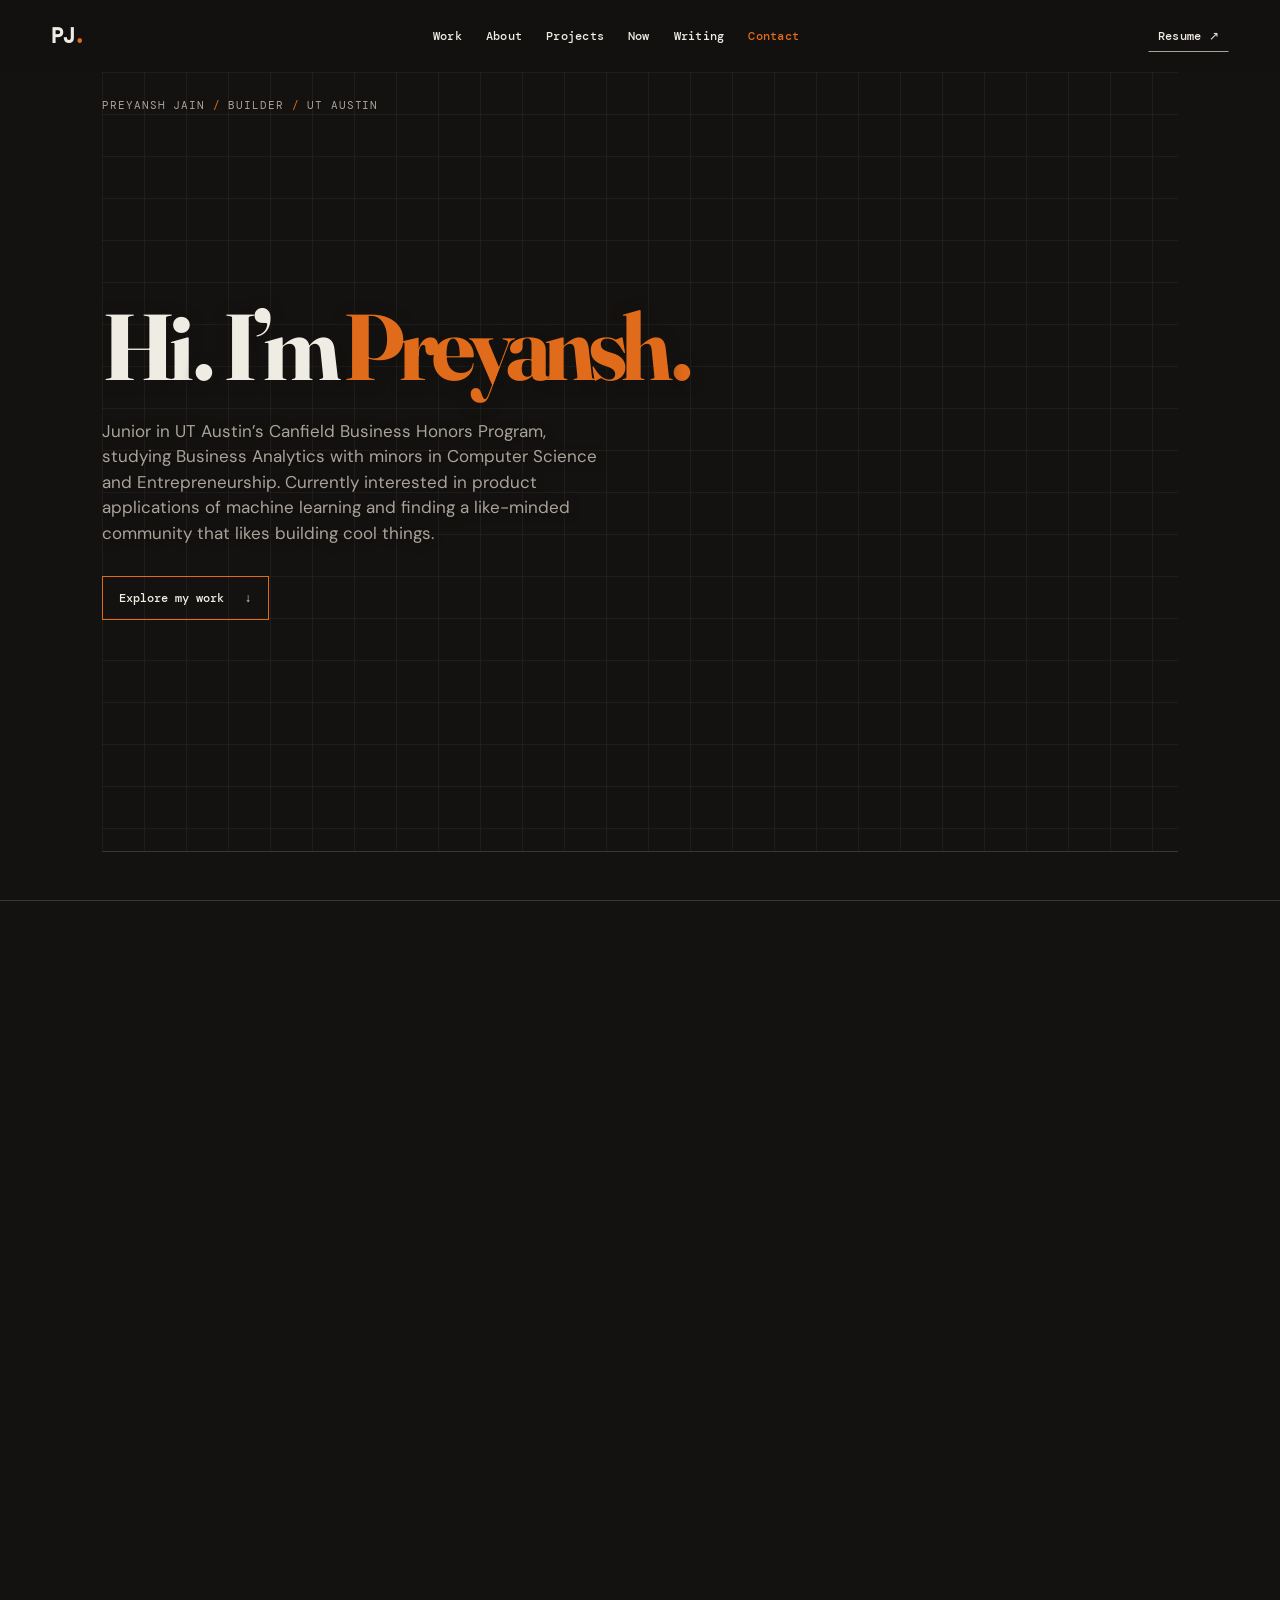
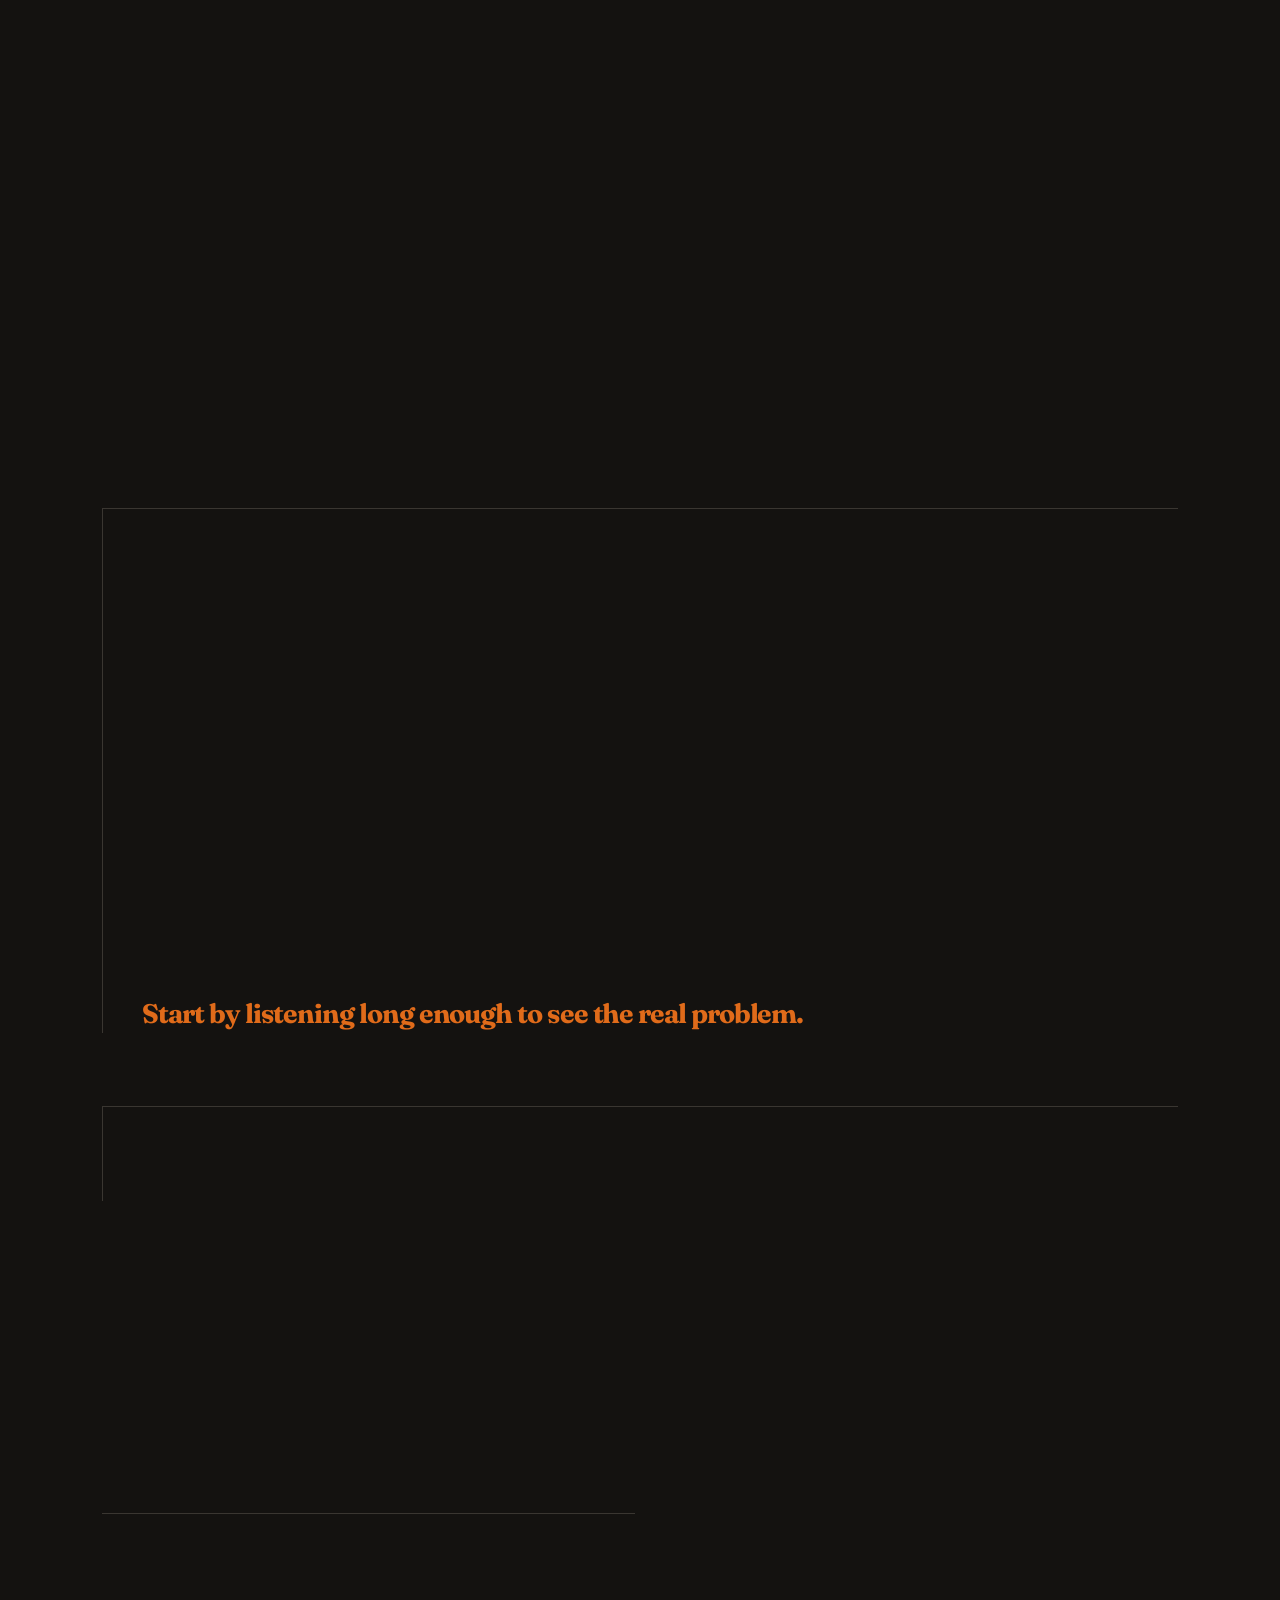
<file: index.html>
<!doctype html>
<html lang="en">
  <head>
    <meta charset="UTF-8" />
    <meta name="viewport" content="width=device-width, initial-scale=1.0" />
    <meta name="description" content="Preyansh Jain — product, code, and a bias for shipping." />
    <title>Preyansh Jain — Builder &amp; Operator</title>
    <link rel="preconnect" href="https://fonts.googleapis.com" />
    <link rel="preconnect" href="https://fonts.gstatic.com" crossorigin />
    <link href="https://fonts.googleapis.com/css2?family=DM+Mono:wght@400;500&family=DM+Sans:wght@400;500;700&family=Fraunces:opsz,wght@9..144,700&display=swap" rel="stylesheet" />
    <link rel="stylesheet" href="styles.css" />
  </head>
  <body>
    <div class="cursor-reticle" id="cursor-reticle" aria-hidden="true"></div>
    <header class="site-header">
      <a class="wordmark" href="#top" aria-label="Preyansh Jain, home">PJ<span>.</span></a>
      <button class="menu-toggle" aria-controls="site-nav" aria-expanded="false">Menu</button>
      <nav id="site-nav" aria-label="Primary navigation">
        <a href="#work">Work</a><a href="#about">About</a><a href="#projects">Projects</a><a href="#now">Now</a><a href="#writing">Writing</a><a href="#contact">Contact</a>
      </nav>
      <a class="resume-link" href="resume.pdf" target="_blank" rel="noreferrer">Resume <span>↗</span></a>
    </header>

    <main id="top">
      <section class="hero" aria-label="Introduction">
        <div class="signal-field" id="signal-field">
          <p class="hero-kicker reveal" style="--reveal-delay: 120ms">Preyansh Jain <span>/</span> Builder <span>/</span> UT Austin</p>
          <div class="hero-main"><h1 class="reveal" style="--reveal-delay: 220ms">Hi<span class="hero-period">.</span> I’m <em>Preyansh</em><span class="hero-period accent-period">.</span></h1><p class="reveal" style="--reveal-delay: 320ms">Junior in UT Austin’s Canfield Business Honors Program, studying Business Analytics with minors in Computer Science and Entrepreneurship. Currently interested in product applications of machine learning and finding a like-minded community that likes building cool things.</p><a class="button hero-cta reveal" href="#work" style="--reveal-delay: 420ms">Explore my work <span>↓</span></a></div>
          <div class="signal-readout reveal" style="--reveal-delay: 520ms"><span>Scroll to explore</span><i></i><span>01 / 06</span></div>
        </div>
      </section>

      <section class="section about" id="about">
        <div class="section-label reveal"><span>01</span> About</div>
        <div class="about-content reveal-stagger">
          <div class="about-copy reveal"><h2 class="about-slogan">I build <span class="slogan-word" id="slogan-word" tabindex="0" role="button" aria-label="Change the word in the slogan"><span class="slogan-track"><span>cool</span><span>innovative</span><span>ambitious</span><span>intuitive</span><span>useful</span><span>scalable</span><span aria-hidden="true">cool</span></span></span> things.</h2><div class="prose"><p>I’m good at building products that are accessible and customer-first. I excel when talking to customers, understanding their needs, and finding where I can help. My thought process is guided by first-principles thinking, allowing me to build close to the problem statement. My goal? Build at the frontier of AI and product.</p><p>When I’m not building, I’m usually trying out the latest AI agent, fawning over supercars, or playing some pickleball. I believe that curiosity is the fastest route to knowledge, so I’m always looking for opportunities to learn new skills or pick someone’s brain. Regardless of whether we share anything in common, I’d love to talk to you!</p></div></div><figure class="about-portrait reveal"><img src="assets/preyansh-san-francisco.jpg" alt="Preyansh Jain overlooking San Francisco’s waterfront" /></figure>
        </div>
      </section>

      <section class="section" id="work">
        <div class="section-label reveal"><span>02</span> Work</div>
        <div class="work-intro reveal"><h2>One thread,<br />many <em>rooms.</em></h2><p>I’ve built my own thing, interned at startups and IBM, and run communities on campus. Each experience gave me a more holistic perspective on the way I approach problems.</p></div>
        <p class="thread-group reveal">Professional experience</p>
        <div class="work-thread reveal-stagger" id="work-thread">
          <div class="thread-line" aria-hidden="true"><i></i></div>
          <a class="thread-entry reveal" href="experience.html?case=ibm" data-principle="Make the difficult feel dependable."><span class="thread-no">01</span><div><p>IBM <span>· May 2026 – August 2026</span></p><h3>User experience for agentic file management</h3></div><div class="thread-side"><span class="thread-visual system" aria-hidden="true"><i></i><i></i><i></i></span><span class="thread-role">Product Manager Intern <b>↗</b></span></div></a>
          <a class="thread-entry reveal" href="experience.html?case=mccombs-research" data-principle="Measure the model against the decision it is meant to support."><span class="thread-no">02</span><div><p>McCombs School of Business <span>· June 2025 – Present</span></p><h3>Transformers for retail personalization.</h3></div><div class="thread-side"><span class="thread-visual discovery" aria-hidden="true"><i></i><i></i><i></i></span><span class="thread-role">Undergraduate Research Assistant <b>↗</b></span></div></a>
          <a class="thread-entry reveal" href="experience.html?case=pocketworlds" data-principle="Automate the routine; protect the human part."><span class="thread-no">03</span><div><p>PocketWorlds (YC S18) <span>· April 2025 – August 2025</span></p><h3>Building process automations to 10x productivity</h3></div><div class="thread-side"><span class="thread-visual agent" aria-hidden="true"><i></i><i></i><i></i></span><span class="thread-role">Product Management Intern <b>↗</b></span></div></a>
          <a class="thread-entry reveal" href="experience.html?case=digimax" data-principle="The fastest way to learn business is to own one."><span class="thread-no">04</span><div><p>DigiMax <span>· January 2023 – January 2026</span></p><h3>Video production for small businesses</h3></div><div class="thread-side"><span class="thread-visual production" aria-hidden="true"><i></i><i></i><i></i></span><span class="thread-role">Co-Founder <b>↗</b></span></div></a>
          <a class="thread-entry reveal" href="experience.html?case=resia" data-principle="Start by listening long enough to see the real problem."><span class="thread-no">05</span><div><p>Resia <span>· August 2024 – May 2025</span></p><h3>Customer research for AI-powered interior design</h3></div><div class="thread-side"><span class="thread-visual discovery" aria-hidden="true"><i></i><i></i><i></i></span><span class="thread-role">Product Intern <b>↗</b></span></div></a>
          <p class="thread-principle" id="thread-principle">Make the difficult feel dependable.</p>
        </div>
        <p class="thread-group campus-group reveal">Campus activities</p>
        <div class="work-thread campus-thread reveal-stagger">
          <div class="thread-line" aria-hidden="true"><i></i></div>
          <a class="thread-entry reveal" href="experience.html?case=texas-momentum" data-principle="The right room can create its own momentum."><span class="thread-no">06</span><div><p>Texas Momentum <span>· January 2025 – May 2026</span></p><h3>Cultivating the next generation of student founders</h3></div><div class="thread-side"><span class="thread-visual community" aria-hidden="true"><i></i><i></i><i></i></span><span class="thread-role">President <b>↗</b></span></div></a>
        </div>
      </section>

      <section class="section projects" id="projects">
        <div class="section-label reveal"><span>03</span> Projects</div>
        <div class="project-layout">
          <div class="project-list reveal-stagger">
            <article class="project reveal active" data-preview="stock"><button><span class="project-index">01</span><span><strong>Sentry</strong><span class="project-status">In progress</span><p>Multi-agent system that researches and proposes stock-market indicators, then ranks the top five market picks daily.</p></span><span class="arrow">↗</span></button><div class="tags"><span>Predictive Models</span><span>Claude Agent SDK</span><span>Streamlit</span></div></article>
            <article class="project reveal" data-preview="cheetah"><button><span class="project-index">02</span><span><strong>Cheetah Drill</strong><p>Interactive 3D visualization of underground Austin that maps optimized subway-digging routes between any two points using real geographic data. Won first place at a 450+ person hackathon.</p></span></button><div class="tags"><span>Cursor</span><span>Geospatial data</span></div></article>
            <article class="project reveal" data-preview="guppi"><button><span class="project-index">03</span><span><strong>Guppi</strong><p>An event-discovery platform for the Austin area that won first place at a hackathon with 90+ participants.</p></span></button><div class="tags"><span>Lovable</span><span>React</span><span>Supabase</span></div></article>
          </div>
          <div class="project-preview reveal" aria-live="polite">
            <div class="preview-art stock active" data-preview-panel="stock"><div class="product-window"><div class="product-window-bar"><span class="window-dots" aria-hidden="true"><i></i><i></i><i></i></span><b>Sentry</b><small>In progress</small></div><figure class="sentry-shot"><img src="assets/sentry-preview.png" alt="Sentry multi-agent stock research interface" /></figure></div></div>
            <div class="preview-art cheetah" data-preview-panel="cheetah"><div class="product-window"><div class="product-window-bar"><span class="window-dots" aria-hidden="true"><i></i><i></i><i></i></span><b>Cheetah Drill</b><small>3D routing</small></div><figure class="cheetah-shot"><img src="assets/cheetah-preview.png" alt="Cheetah Drill’s tunnel-routing interface and 3D city model" /></figure></div></div>
            <div class="preview-art guppi" data-preview-panel="guppi"><div class="product-window"><div class="product-window-bar"><span class="window-dots" aria-hidden="true"><i></i><i></i><i></i></span><b>Guppi</b><small>Austin events</small></div><figure class="guppi-shot"><img src="assets/guppi-preview.png" alt="Guppi event-discovery platform interface" /></figure></div></div>
          </div>
        </div>
      </section>

      <section class="section now" id="now">
        <div class="section-label reveal"><span>04</span> Now</div>
        <div class="now-content"><h2 class="reveal">Areas I’m <em>exploring.</em></h2><div class="now-board"><div class="now-focus-list reveal-stagger"><article class="reveal"><span>01</span><div><small>Machine learning</small><p>Building a stronger intuition for models, data, and the systems that make them useful.</p></div></article><article class="reveal"><span>02</span><div><small>Agentic systems</small><p>Learning how AI agents become reliable, practical tools—not just impressive demos.</p></div></article><article class="reveal"><span>03</span><div><small>Product + community</small><p>Building alongside curious people who care about solving real problems well.</p></div></article></div></div><p class="updated reveal">Last updated · September 2026</p></div>
      </section>

      <section class="section" id="writing">
        <div class="section-label reveal"><span>05</span> Writing</div>
        <div class="writing-soon reveal"><div><p class="post-date">COMING SOON</p><h2>Writing is<br /><em>on the way.</em></h2></div></div>
      </section>
    </main>

    <footer class="section footer reveal-stagger" id="contact">
      <p class="eyebrow reveal">06 / Contact</p>
      <h2 class="reveal">Let’s make something<br /><em>great.</em></h2>
      <div class="contact-links reveal"><a href="mailto:preyansh.jain4@gmail.com">preyansh.jain4@gmail.com ↗</a><a href="https://www.linkedin.com/in/preyanshjain/" target="_blank" rel="noreferrer">LinkedIn ↗</a><a href="https://github.com/pjain646" target="_blank" rel="noreferrer">GitHub ↗</a><a href="resume.pdf" download>Download resume ↓</a></div>
      <p class="footer-note reveal">© <span id="year"></span> Preyansh Jain</p>
    </footer>
    <script src="script.js"></script>
  </body>
</html>
</file>
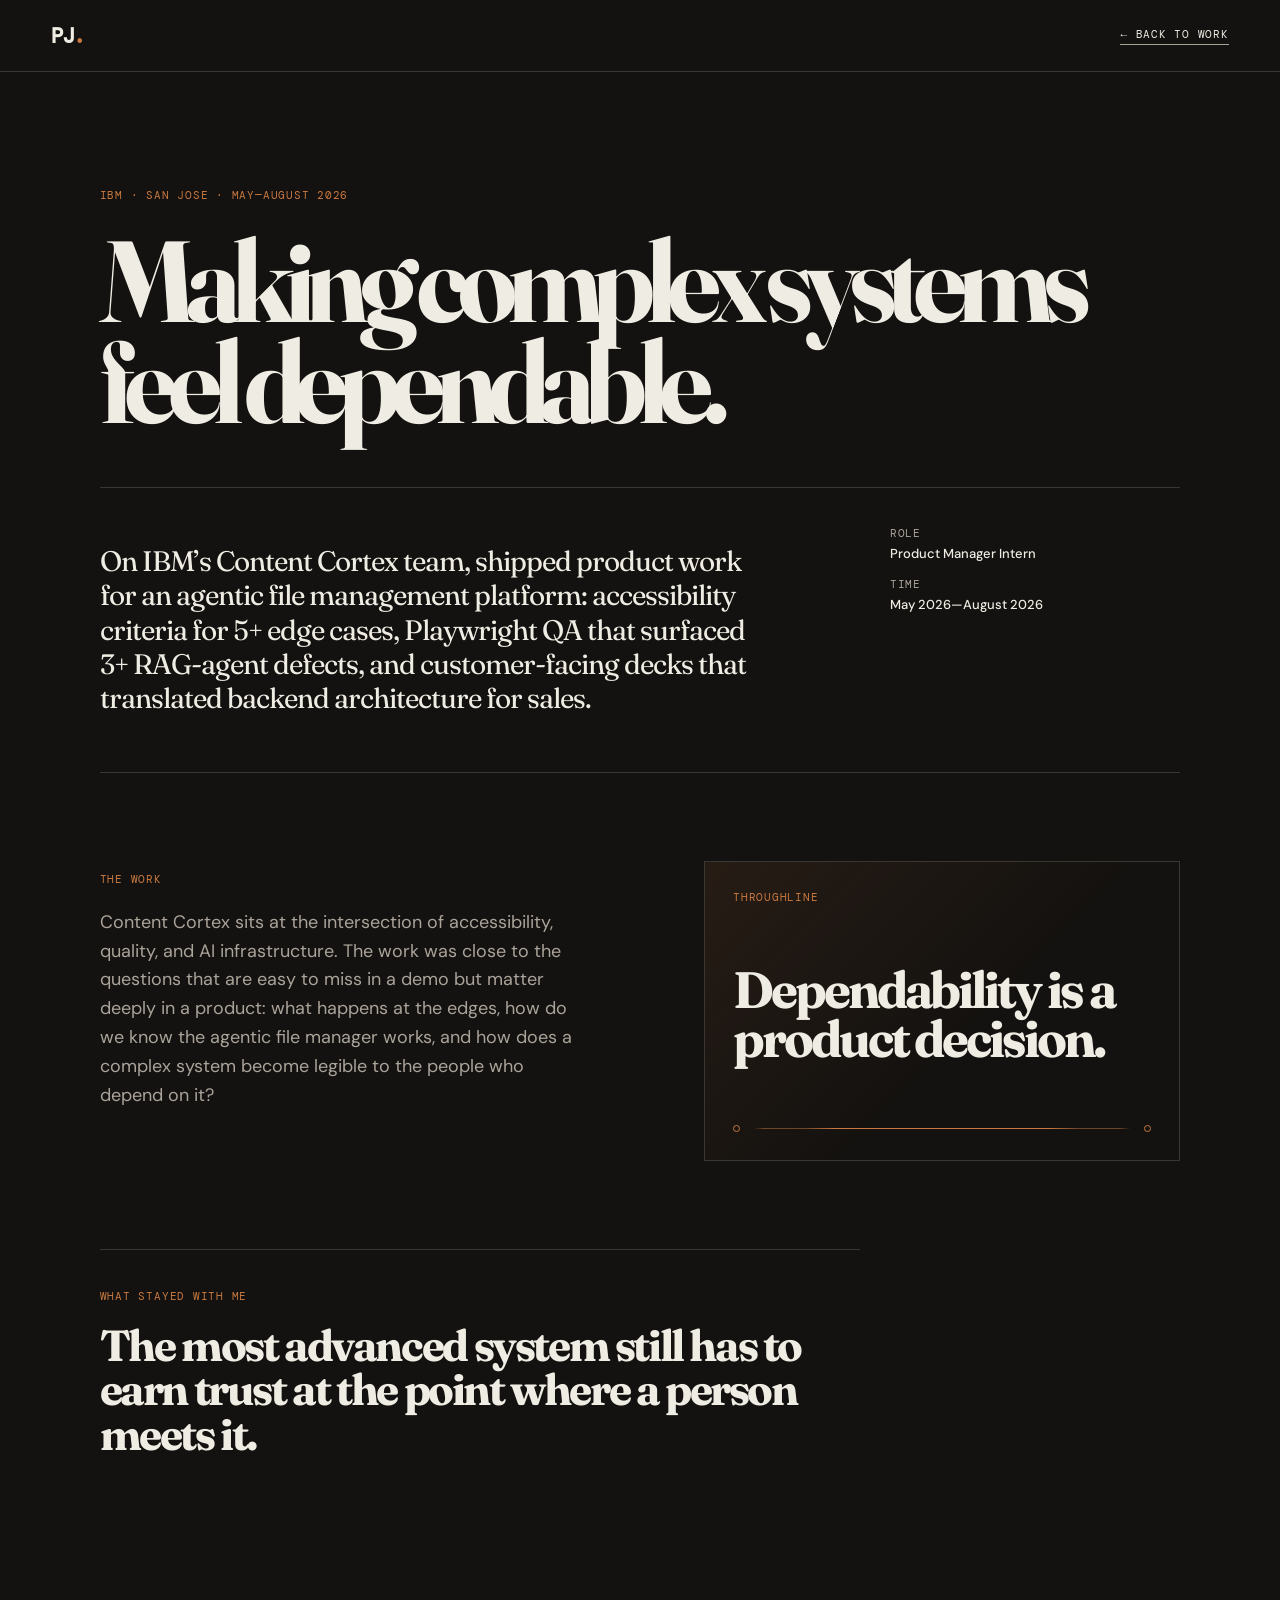
<file: experience.html>
<!doctype html>
<html lang="en">
  <head>
    <meta charset="UTF-8" />
    <meta name="viewport" content="width=device-width, initial-scale=1.0" />
    <meta name="description" content="Experience detail — Preyansh Jain" />
    <title>Experience — Preyansh Jain</title>
    <link rel="preconnect" href="https://fonts.googleapis.com" />
    <link rel="preconnect" href="https://fonts.gstatic.com" crossorigin />
    <link href="https://fonts.googleapis.com/css2?family=DM+Mono:wght@400;500&family=DM+Sans:wght@400;500;700&family=Fraunces:opsz,wght@9..144,700&display=swap" rel="stylesheet" />
    <link rel="stylesheet" href="case-study.css" />
  </head>
  <body>
    <header><a class="mark" href="index.html">PJ<span>.</span></a><a class="back" href="index.html#work">← Back to work</a></header>
    <main>
      <p class="eyebrow" id="eyebrow"></p>
      <h1 id="title"></h1>
      <div class="intro"><p id="summary"></p><aside><span>Role</span><strong id="role"></strong><span>Time</span><strong id="time"></strong></aside></div>
      <section class="case-grid"><div><p class="label">The work</p><p class="body-copy" id="work"></p></div><div class="case-visual"><span class="label">Throughline</span><strong id="principle"></strong><div class="case-line"><i></i><i></i><i></i></div></div></section>
      <section class="notes"><p class="label">What stayed with me</p><p id="lesson"></p></section>
    </main>
    <script src="case-study.js"></script>
  </body>
</html>
</file>
<file: styles.css>
:root{--bg:#141210;--ink:#efece3;--muted:#aaa39a;--line:#3a3631;--accent:#c9793f;--serif:Fraunces,Georgia,serif;--sans:"DM Sans",Arial,sans-serif;--mono:"DM Mono",monospace}*{box-sizing:border-box}html{scroll-behavior:smooth}body{margin:0;background:var(--bg);color:var(--ink);font:400 16px/1.5 var(--sans);cursor:crosshair}a{color:inherit;text-decoration:none}.site-header{height:72px;display:flex;align-items:center;justify-content:space-between;gap:20px;padding:0 max(4vw,28px);position:sticky;top:0;z-index:10;background:rgba(20,18,16,.94);border-bottom:1px solid transparent;transition:border-color .2s}.site-header.scrolled{border-color:var(--line)}.wordmark{font:700 21px var(--mono);letter-spacing:-2px}.wordmark span,em{color:var(--accent);font-style:normal}nav{display:flex;gap:4px}nav a,.resume-link,.menu-toggle{font:500 12px var(--mono);letter-spacing:.02em;padding:7px 9px;border:1px solid transparent;transition:color .15s,border-color .15s}nav a:hover{border-color:var(--muted)}nav a.active{color:var(--accent)}.resume-link{border-bottom-color:var(--muted)}.menu-toggle{display:none;background:none;color:var(--ink)}.section{padding:130px max(8vw,40px);max-width:1500px;margin:auto}.hero{height:calc(100vh - 72px);min-height:650px;max-width:1500px;margin:auto;display:flex;flex-direction:column;justify-content:space-between;padding:0 max(8vw,40px) 48px}.signal-field{--x:50%;--y:50%;--signal:0;position:relative;flex:1;min-height:440px;overflow:hidden;display:flex;align-items:center;background-image:linear-gradient(var(--line) 1px,transparent 1px),linear-gradient(90deg,var(--line) 1px,transparent 1px),radial-gradient(circle 260px at var(--x) var(--y),rgba(201,121,63,.15),transparent 67%);background-size:42px 42px,42px 42px,auto;border-bottom:1px solid var(--line);isolation:isolate}.signal-field:after{content:"";position:absolute;inset:0;background:radial-gradient(circle 185px at var(--x) var(--y),transparent 0 70%,rgba(20,18,16,.91) 100%);pointer-events:none;z-index:-1}.hero-kicker,.signal-readout,.signal-status,.eyebrow,.section-label,.post-date,.updated{font:11px var(--mono);letter-spacing:.08em;text-transform:uppercase;color:var(--muted)}.hero-kicker{position:absolute;top:26px;left:0}.hero-kicker span,.section-label span{color:var(--accent)}.hero-words{font:700 clamp(62px,10.2vw,155px)/.82 var(--serif);letter-spacing:-.085em;position:relative;z-index:1}.hero-words span{display:block;transform:translateX(var(--shift,0));transition:transform .25s ease}.signal-word{color:transparent!important;-webkit-text-stroke:1px var(--accent);padding-left:.43em}.signal-readout{display:flex;align-items:center;gap:11px;position:absolute;bottom:25px;right:0}.signal-readout i{display:block;width:80px;height:1px;background:var(--accent);transform-origin:left;transform:scaleX(var(--signal));transition:transform .1s}.signal-status{position:absolute;top:26px;right:0}.status-dot{display:inline-block;width:6px;height:6px;background:var(--accent);border-radius:50%;margin:-2px 8px 0 0;box-shadow:0 0 0 0 rgba(201,121,63,.6);animation:pulse 1.8s infinite}.hero-bottom{display:flex;align-items:end;justify-content:space-between;gap:30px;padding-top:24px}.hero-bottom p{max-width:470px;color:var(--muted);font-size:15px}.button{display:inline-flex;gap:20px;border:1px solid var(--ink);padding:13px 16px;font:500 12px var(--mono);transition:.2s;cursor:pointer}.button:hover{color:var(--accent);border-color:var(--accent)}h1,h2,h3,p{margin:0}h2{font:700 clamp(36px,4vw,62px)/1 var(--serif);letter-spacing:-.055em}.section-label{display:flex;gap:18px;margin-bottom:38px}.about{border-top:1px solid var(--line)}.about-content,.now{display:grid;grid-template-columns:1fr 1fr;gap:10vw}.prose{max-width:520px;color:var(--muted)}.prose p+p{margin-top:18px}.work-list,.project-list{border-top:1px solid var(--line)}.work-item,.project{border-bottom:1px solid var(--line)}.work-item summary{cursor:pointer;list-style:none;display:grid;grid-template-columns:1.1fr 1.25fr .65fr 18px;gap:20px;align-items:center;padding:26px 0}.work-item summary::-webkit-details-marker{display:none}.work-company{font-weight:700}.work-company small{font:10px var(--mono);color:var(--accent)}.work-meta{font:12px var(--mono);color:var(--muted)}.plus{font-size:21px;transition:transform .2s}.work-item[open] .plus{transform:rotate(45deg);color:var(--accent)}.work-item>p{max-width:620px;color:var(--muted);padding:0 38px 25px}.project-layout{display:grid;grid-template-columns:1.08fr .92fr;gap:7vw;align-items:center}.project{padding:25px 0 20px;opacity:.5;transition:opacity .2s}.project.active,.project:hover{opacity:1}.project button{display:grid;grid-template-columns:36px 1fr 20px;gap:12px;width:100%;background:none;border:0;color:inherit;padding:0;text-align:left;cursor:pointer}.project-index,.tags span{font:11px var(--mono);color:var(--accent)}.project strong{font-size:21px}.project p{color:var(--muted);margin-top:5px}.arrow{font-size:18px;transition:transform .2s}.project:hover .arrow,.project:focus-within .arrow{transform:translate(4px,-4px);color:var(--accent)}.tags{display:flex;gap:7px;flex-wrap:wrap;margin:15px 0 0 48px}.tags span{border:1px solid var(--line);padding:4px 6px;color:var(--muted)}.project-preview{position:relative;min-height:330px}.preview-art{position:absolute;inset:0;padding:28px;background:#211e1a;border:1px solid var(--line);opacity:0;transform:translateY(5px);transition:.2s;display:flex;flex-direction:column;justify-content:flex-end}.preview-art.active{opacity:1;transform:none}.preview-art strong{font:700 30px var(--serif);letter-spacing:-.04em;margin-top:18px}.preview-art p{color:var(--muted);font-size:13px}.preview-kicker{font:11px var(--mono);color:var(--accent);position:absolute;top:24px}.stock-chart{height:145px;display:flex;gap:9px;align-items:end;margin:auto 0 16px}.stock-chart i{width:12%;background:var(--accent)}.stock-chart i:nth-child(1){height:25%}.stock-chart i:nth-child(2){height:49%}.stock-chart i:nth-child(3){height:37%}.stock-chart i:nth-child(4){height:70%}.stock-chart i:nth-child(5){height:58%}.stock-chart i:nth-child(6){height:100%}.face-grid{display:grid;grid-template-columns:repeat(3,1fr);gap:9px;margin:auto 0 14px}.face-grid i{aspect-ratio:1;background:radial-gradient(circle at 50% 36%,#c58a61 0 17%,transparent 18%),linear-gradient(150deg,#6b4534,#2e2d29)}.now .section-label{margin:0}.now-content ul{list-style:none;margin:34px 0 0;padding:0;border-top:1px solid var(--line)}.now-content li{padding:17px 0 17px 22px;border-bottom:1px solid var(--line);position:relative;color:var(--muted)}.now-content li:before{content:"/";position:absolute;left:0;color:var(--accent)}.updated{margin-top:20px}.writing-heading{display:flex;justify-content:space-between;align-items:end;margin-bottom:45px}.writing-heading>a,.contact-links a{font:12px var(--mono);border-bottom:1px solid var(--muted);padding-bottom:3px}.writing-heading>a:hover,.contact-links a:hover{color:var(--accent)}.writing-grid{display:grid;grid-template-columns:repeat(3,1fr);border-top:1px solid var(--line)}.writing-card{min-height:280px;padding:24px 26px 24px 0;margin-right:26px;display:flex;flex-direction:column;border-bottom:1px solid var(--line)}.writing-card:not(:last-child){border-right:1px solid var(--line)}.writing-card+.writing-card{padding-left:26px}.writing-card h3{font:700 26px/1.08 var(--serif);letter-spacing:-.04em;margin:20px 0 13px}.writing-card>p:not(.post-date){color:var(--muted);font-size:14px}.writing-card span{font:11px var(--mono);margin-top:auto;color:var(--accent)}.footer{border-top:1px solid var(--line);padding-top:85px}.footer h2{font-size:clamp(48px,7vw,102px);margin:23px 0 45px}.contact-links{display:flex;gap:30px;flex-wrap:wrap}.footer-note{font:11px var(--mono);color:var(--muted);margin-top:105px}.reveal{opacity:0;transform:translateY(14px);transition:.55s ease}.reveal.visible{opacity:1;transform:none}@keyframes pulse{50%{box-shadow:0 0 0 5px rgba(201,121,63,0)}}@media(max-width:720px){body{cursor:auto}.site-header{height:60px;padding:0 20px}.resume-link{display:none}.menu-toggle{display:block}nav{display:none;position:absolute;left:0;right:0;top:59px;flex-direction:column;background:var(--bg);padding:12px 20px 20px;border-bottom:1px solid var(--line)}nav.open{display:flex}nav a{padding:10px 0}.section{padding:82px 24px}.hero{height:calc(100svh - 60px);min-height:560px;padding:0 24px 28px}.signal-field{min-height:370px;background-size:28px 28px,28px 28px,auto}.hero-kicker,.signal-status{top:18px}.hero-words{font-size:clamp(57px,16.5vw,90px)}.signal-readout{bottom:18px}.hero-bottom{display:block;padding-top:18px}.hero-bottom p{font-size:14px;margin-bottom:20px}.about-content,.project-layout,.now{grid-template-columns:1fr;gap:36px}.work-item summary{grid-template-columns:1fr 20px;gap:8px}.work-role{grid-column:1;color:var(--muted);font-size:14px}.work-meta{grid-column:1;grid-row:3}.plus{grid-column:2;grid-row:1}.work-item>p{padding:0 0 22px}.project-preview{display:none}.project{opacity:1}.writing-heading{display:block}.writing-heading>a{display:inline-block;margin-top:25px}.writing-grid{grid-template-columns:1fr}.writing-card,.writing-card:not(:last-child),.writing-card+.writing-card{min-height:0;margin:0;padding:25px 0;border-right:0}.footer{padding-top:65px}}

/* Work section: outcome-first cards. */
.work-heading{display:flex;justify-content:space-between;align-items:end;gap:50px;margin:-5px 0 55px}.work-heading p{max-width:380px;color:var(--muted);font-size:15px}.work-item{position:relative;overflow:hidden;transition:background .25s,border-color .25s}.work-item:before{content:"";position:absolute;inset:0;background:linear-gradient(90deg,rgba(201,121,63,.12),transparent 58%);opacity:0;transition:opacity .25s}.work-item:hover:before,.work-item[open]:before{opacity:1}.work-item summary{position:relative;grid-template-columns:40px 1.15fr 1.1fr .72fr 20px;padding:30px 0;transition:padding .25s}.work-item:hover summary{padding-left:13px;padding-right:13px}.work-no{font:11px var(--mono);color:var(--accent)}.work-company{font-size:19px;line-height:1.1}.work-company small{display:block;margin-top:9px;color:var(--muted);font:10px var(--mono);letter-spacing:.04em}.work-role{font-size:16px}.work-metric{display:flex;flex-direction:column;align-items:flex-start}.work-metric b{font:700 clamp(29px,3.1vw,47px)/.86 var(--serif);letter-spacing:-.06em;color:var(--accent)}.work-metric small{font:10px var(--mono);color:var(--muted);text-transform:uppercase;letter-spacing:.04em;margin-top:7px}.work-item>p{position:relative;margin-left:40px;max-width:760px;padding:0 0 30px;font-size:17px;line-height:1.5}.work-item .plus{font-family:var(--mono)}@media(max-width:720px){.work-heading{display:block;margin-bottom:35px}.work-heading p{margin-top:20px}.work-item summary{grid-template-columns:28px 1fr 20px;gap:12px;padding:24px 0}.work-company{font-size:17px}.work-role{grid-column:2;grid-row:2;font-size:14px;color:var(--muted)}.work-metric{grid-column:2;grid-row:3;flex-direction:row;align-items:baseline;gap:8px;margin-top:4px}.work-metric b{font-size:30px}.work-metric small{margin:0}.work-item .plus{grid-column:3;grid-row:1}.work-item>p{margin-left:40px;padding-right:10px;font-size:16px}.work-item:hover summary{padding-left:0;padding-right:0}}

/* Editorial work stories replace résumé-style rows. */
.work-intro{display:grid;grid-template-columns:1.05fr .95fr;gap:9vw;align-items:end;margin-bottom:80px}.work-intro h2{font-size:clamp(45px,5.4vw,82px)}.work-intro>p{max-width:430px;color:var(--muted);font-size:17px}.work-stories{border-top:1px solid var(--line)}.work-story{min-height:350px;display:grid;grid-template-columns:110px minmax(0,1fr) 190px;gap:30px;padding:38px 0 42px;border-bottom:1px solid var(--line);position:relative;overflow:hidden;isolation:isolate;transition:padding .35s}.work-story:before{content:"";position:absolute;inset:0;background:linear-gradient(112deg,rgba(201,121,63,.17),transparent 58%);transform:scaleX(0);transform-origin:left;transition:transform .45s cubic-bezier(.2,.8,.2,1);z-index:-1}.work-story:after{content:"↗";position:absolute;right:28px;top:22px;color:var(--accent);font:26px var(--serif);opacity:0;transform:translate(-9px,9px);transition:.28s}.work-story:hover{padding-left:20px;padding-right:20px}.work-story:hover:before{transform:scaleX(1)}.work-story:hover:after{opacity:1;transform:none}.story-number,.story-place,.story-role{font:11px var(--mono);letter-spacing:.06em;text-transform:uppercase;color:var(--muted)}.story-number{color:var(--accent);padding-top:9px}.story-place{margin-bottom:23px}.story-main h3{font:700 clamp(32px,4vw,59px)/.98 var(--serif);letter-spacing:-.06em;max-width:760px}.story-copy{color:var(--muted);max-width:540px;margin-top:26px;font-size:16px;line-height:1.55;transition:color .2s}.work-story:hover .story-copy{color:var(--ink)}.story-role{padding-top:9px;line-height:1.6}.story-role span{color:var(--accent)}@media(max-width:720px){.work-intro{grid-template-columns:1fr;gap:23px;margin-bottom:52px}.work-intro>p{font-size:16px}.work-story{min-height:0;grid-template-columns:1fr;gap:18px;padding:27px 0 31px}.work-story:hover{padding-left:0;padding-right:0}.story-number{padding:0}.story-place{margin-bottom:16px}.story-main h3{font-size:37px}.story-copy{margin-top:20px}.story-role{padding:0;order:3}.work-story:after{display:none}}

/* Meaningful hero: an interactive map of the work, not a decorative spotlight. */
.hero-main{position:relative;z-index:1;max-width:760px;margin-left:9vw}.hero-main h1{font:700 clamp(50px,6.3vw,96px)/.94 var(--serif);letter-spacing:-.07em}.hero-main>p{max-width:440px;color:var(--muted);font-size:16px;margin-top:24px}.focus-map{position:absolute;left:0;bottom:74px;display:flex;flex-direction:column;gap:4px;z-index:2}.focus-card{appearance:none;background:transparent;border:0;border-left:1px solid var(--line);color:var(--muted);cursor:pointer;font:500 12px var(--mono);letter-spacing:.04em;padding:10px 12px;text-align:left;text-transform:uppercase;transition:color .2s,border-color .2s,transform .2s}.focus-card span{color:var(--accent);display:inline-block;margin-right:8px}.focus-card:hover,.focus-card:focus-visible,.focus-card.active{color:var(--ink);border-color:var(--accent);outline:none;transform:translateX(8px)}.focus-detail{position:absolute;right:0;bottom:72px;width:min(29vw,365px);z-index:2;border-top:1px solid var(--line);padding-top:13px}.focus-detail>p:first-child{font:11px var(--mono);letter-spacing:.07em;text-transform:uppercase;color:var(--accent);margin-bottom:14px}.focus-detail h2{font:700 26px/1.02 var(--serif);letter-spacing:-.045em}.focus-detail #focus-copy{color:var(--muted);font-size:14px;line-height:1.5;margin-top:12px}.signal-readout{bottom:25px;right:0}.signal-field:after{background:radial-gradient(circle 210px at var(--x) var(--y),transparent 0 65%,rgba(20,18,16,.82) 100%)}@media(max-width:720px){.hero-main{margin-left:0;margin-top:75px}.hero-main h1{font-size:clamp(47px,14vw,73px)}.hero-main>p{font-size:14px;margin-top:19px}.focus-map{position:relative;bottom:auto;left:auto;margin-top:34px;gap:0}.focus-card{padding:9px 0}.focus-detail{position:relative;right:auto;bottom:auto;width:auto;margin-top:22px;padding-top:12px}.focus-detail h2{font-size:23px}.focus-detail #focus-copy{font-size:13px}.signal-readout{display:none}.signal-status{top:18px}}

/* Clear hero: all important content is visible before any interaction. */
.hero-main{margin-left:0;max-width:820px}.hero-overline{font:11px var(--mono)!important;letter-spacing:.08em;text-transform:uppercase;color:var(--accent)!important;margin:0 0 22px!important}.hero-main h1{font-size:clamp(55px,7.3vw,112px);max-width:840px}.hero-main>p:not(.hero-overline){max-width:500px;font-size:17px;margin-top:28px}.hero-cta{margin-top:30px}.hero-context{position:absolute;right:0;bottom:84px;width:min(29vw,370px);border-top:1px solid var(--line);z-index:2}.hero-context>div{display:flex;justify-content:space-between;gap:16px;padding:12px 0;border-bottom:1px solid var(--line);font:11px var(--mono);letter-spacing:.04em;text-transform:uppercase}.hero-context span{color:var(--muted)}.hero-context strong{font-weight:500;color:var(--ink);text-align:right}.signal-readout i{transform:scaleX(1)}@media(max-width:720px){.hero-main{margin:0;padding-top:71px}.hero-main h1{font-size:clamp(52px,15vw,78px)}.hero-main>p:not(.hero-overline){font-size:15px;margin-top:20px}.hero-cta{margin-top:24px}.hero-context{position:relative;right:auto;bottom:auto;width:auto;margin-top:31px}.hero-context>div{padding:8px 0;font-size:10px}.signal-status{top:18px}}

/* Compact work thread: the animation shows the connecting principle, not the UI. */
.hero-pulls>p{font:11px var(--mono);letter-spacing:.07em;text-transform:uppercase;color:var(--accent);margin:12px 0}.hero-pulls>div{opacity:.6;transform:translateX(0);transition:opacity .3s,transform .3s}.hero-pulls>div:hover{opacity:1;transform:translateX(-5px)}.work-intro{margin-bottom:48px}.work-thread{position:relative;border-top:1px solid var(--line);padding-left:40px}.thread-line{position:absolute;left:0;top:0;bottom:0;width:1px;background:var(--line)}.thread-line i{display:block;width:100%;height:var(--thread-progress,0%);background:var(--accent);transition:height .18s linear}.thread-entry{display:grid;grid-template-columns:60px minmax(0,1fr) 185px;gap:20px;align-items:center;min-height:94px;border-bottom:1px solid var(--line);position:relative;cursor:default;transition:padding .25s,background .25s}.thread-entry:before{content:"";position:absolute;left:-44px;width:9px;height:9px;border:1px solid var(--muted);border-radius:50%;background:var(--bg);transition:.25s}.thread-entry.active:before{background:var(--accent);border-color:var(--accent);box-shadow:0 0 0 6px rgba(201,121,63,.12)}.thread-entry.active{padding-left:14px;background:linear-gradient(90deg,rgba(201,121,63,.09),transparent 50%)}.thread-no,.thread-role{font:11px var(--mono);letter-spacing:.05em;text-transform:uppercase;color:var(--muted)}.thread-no{color:var(--accent)}.thread-entry p{font:11px var(--mono);letter-spacing:.06em;text-transform:uppercase;color:var(--muted);margin-bottom:4px}.thread-entry p span{color:var(--accent)}.thread-entry h3{font:700 clamp(20px,2.2vw,31px)/1 var(--serif);letter-spacing:-.045em}.thread-role{text-align:right}.thread-principle{min-height:54px;display:flex;align-items:center;font:700 clamp(20px,2.1vw,29px)/1.05 var(--serif);letter-spacing:-.04em;color:var(--accent);margin:0!important;padding:15px 0 0;transition:opacity .2s,transform .2s}@media(max-width:720px){.hero-pulls>div{opacity:1}.work-thread{padding-left:29px}.thread-entry{grid-template-columns:28px 1fr;gap:10px;min-height:0;padding:20px 0}.thread-entry:before{left:-33px}.thread-entry.active{padding-left:7px}.thread-role{grid-column:2;text-align:left;font-size:10px}.thread-entry h3{font-size:23px}.thread-principle{font-size:22px;padding-top:20px}.hero-pulls>p{margin-top:16px}}

/* Project visuals are system diagrams: each preview explains the build. */
.thread-entry{color:inherit;text-decoration:none;cursor:pointer}.thread-role b{color:var(--accent);font-size:15px;margin-left:7px;opacity:0;transition:opacity .2s,transform .2s;display:inline-block}.thread-entry:hover .thread-role b,.thread-entry:focus-visible .thread-role b{opacity:1;transform:translate(3px,-3px)}.thread-entry:focus-visible{outline:1px solid var(--accent);outline-offset:-3px}.project-preview{min-height:390px}.preview-art{justify-content:flex-end}.blueprint{margin:auto 0 28px;display:flex;align-items:center;gap:10px;width:100%;position:relative}.blueprint:before{content:"";position:absolute;left:0;right:0;top:50%;height:1px;background:var(--line);z-index:0}.blueprint i{position:relative;z-index:1;flex:1;min-height:86px;display:flex;align-items:center;justify-content:center;padding:12px;text-align:center;background:var(--bg);border:1px solid var(--accent);font:11px/1.35 var(--mono);font-style:normal;color:var(--ink)}.blueprint b{position:relative;z-index:1;width:8px;height:8px;border-radius:50%;background:var(--accent);box-shadow:0 0 0 5px rgba(201,121,63,.12);animation:nodePulse 2s infinite}.preview-art.active .blueprint i{animation:blueprintReveal .45s both}.preview-art.active .blueprint i:nth-of-type(2){animation-delay:.1s}.preview-art.active .blueprint i:nth-of-type(3){animation-delay:.2s}@keyframes blueprintReveal{from{opacity:0;transform:translateY(10px)}to{opacity:1;transform:none}}@keyframes nodePulse{50%{box-shadow:0 0 0 9px rgba(201,121,63,0)}}@media(max-width:720px){.thread-role b{opacity:1}.blueprint{gap:6px}.blueprint i{font-size:9px;min-height:64px;padding:5px}.blueprint b{width:6px;height:6px}}

/* Visual anchors for the hero, education, and current-focus sections. */
.hero-experience-map{position:absolute;right:0;bottom:75px;width:min(29vw,370px);height:230px;border:1px solid var(--line);padding:15px;z-index:2;overflow:hidden;background:linear-gradient(135deg,rgba(201,121,63,.08),transparent 65%);transition:border-color .25s,transform .25s}.hero-experience-map:hover{border-color:var(--accent);transform:translateY(-3px)}.hero-experience-map>p,.hero-experience-map small{position:relative;z-index:2;font:11px var(--mono);letter-spacing:.07em;text-transform:uppercase}.hero-experience-map>p{color:var(--accent)}.hero-experience-map>p span{float:right}.hero-experience-map small{position:absolute;bottom:14px;left:15px;color:var(--muted)}.map-path{position:absolute;inset:0}.map-path:before,.map-path:after{content:"";position:absolute;background:var(--line);transform-origin:left}.map-path:before{width:58%;height:1px;left:17%;top:58%;transform:rotate(-32deg)}.map-path:after{width:52%;height:1px;left:39%;top:37%;transform:rotate(45deg)}.map-node{position:absolute;z-index:1;width:34px;height:34px;border:1px solid var(--accent);background:var(--bg);display:grid;place-items:center;font:10px var(--mono);font-style:normal;color:var(--ink);animation:mapFloat 3s ease-in-out infinite}.map-node.ibm{top:30%;left:18%}.map-node.pocket{top:50%;left:44%;animation-delay:.4s}.map-node.digimax{top:25%;right:18%;animation-delay:.8s}.map-node.resia{bottom:25%;left:27%;animation-delay:1.2s}.map-node.momentum{bottom:16%;right:24%;animation-delay:1.6s}@keyframes mapFloat{50%{transform:translateY(-5px)}}.learning-stack{display:flex;align-items:center;gap:8px;flex-wrap:wrap;margin-top:30px;padding-top:18px;border-top:1px solid var(--line)}.learning-stack span{font:10px var(--mono);color:var(--ink);border:1px solid var(--line);padding:6px 8px}.learning-stack b{height:1px;width:16px;background:var(--accent)}.thread-group{font:11px var(--mono);letter-spacing:.08em;text-transform:uppercase;color:var(--accent);margin:0 0 13px}.campus-group{margin-top:46px}.campus-thread .thread-line i{height:100%;background:var(--line)}.now-grid{display:grid;grid-template-columns:1fr 210px;gap:48px;align-items:center}.now-visual{border:1px solid var(--line);padding:18px;display:flex;flex-direction:column;align-items:center;gap:8px;background:linear-gradient(135deg,rgba(201,121,63,.1),transparent 75%)}.now-visual span{font:11px var(--mono);text-transform:uppercase;letter-spacing:.06em;color:var(--ink);border:1px solid var(--accent);padding:7px 9px;background:var(--bg);width:100%;text-align:center}.now-visual b{height:16px;width:1px;background:var(--accent);position:relative}.now-visual b:after{content:"";position:absolute;width:5px;height:5px;border-right:1px solid var(--accent);border-bottom:1px solid var(--accent);bottom:0;left:-2px;transform:rotate(45deg)}@media(max-width:720px){.hero-experience-map{position:relative;right:auto;bottom:auto;width:100%;height:170px;margin-top:28px}.hero-main{padding-top:52px}.map-node{transform:scale(.85)}.hero-experience-map:hover{transform:none}.learning-stack{gap:5px}.learning-stack b{width:8px}.now-grid{grid-template-columns:1fr;gap:25px}.now-visual{max-width:260px}.campus-group{margin-top:36px}}

/* UT mark: faintly present, then brought into focus by the cursor. */
.longhorn-reveal{--mark-x:52%;--mark-y:48%;position:absolute;right:4%;top:24%;width:min(43%,515px);aspect-ratio:1.86;z-index:0;pointer-events:none}.longhorn-reveal:before{content:"";position:absolute;inset:0;background:url("assets/longhorn-mark.svg") center/contain no-repeat;opacity:.13}.longhorn-reveal img{position:absolute;inset:0;width:100%;height:100%;clip-path:circle(16% at var(--mark-x) var(--mark-y));transition:clip-path .12s linear}.signal-field>.hero-main,.signal-field>.hero-kicker,.signal-field>.signal-readout,.signal-field>.signal-status{z-index:2}@media(max-width:720px){.longhorn-reveal{right:5%;top:31%;width:58%;opacity:.7}.longhorn-reveal img{clip-path:circle(34% at 52% 48%)}}

/* The supplied Longhorn is the complete hidden hero image; the cursor only reveals its current area. */
.longhorn-reveal{--mark-x:50%;--mark-y:50%;--mark-radius:0px;position:absolute;inset:0;width:auto;height:auto;aspect-ratio:auto;overflow:hidden;pointer-events:none;z-index:0}.longhorn-reveal:before{display:none}.longhorn-reveal img{width:100%;height:100%;object-fit:contain;object-position:center;clip-path:circle(var(--mark-radius) at var(--mark-x) var(--mark-y));transition:clip-path .18s ease-out}@media(max-width:720px){.longhorn-reveal{position:absolute;inset:0;width:auto;height:auto;opacity:.16}.longhorn-reveal img{clip-path:none;object-fit:contain}}

/* Bring the UT-warm palette forward without adding a competing accent. */
@property --glow-radius{syntax:"<length>";inherits:false;initial-value:0px}:root{--accent:#E06B1A;--accent-deep:#7C2F0E;--accent-wash:rgba(224,107,26,.16)}.signal-field{--glow-radius:0px;background-image:linear-gradient(rgba(58,54,49,.32) 1px,transparent 1px),linear-gradient(90deg,rgba(58,54,49,.32) 1px,transparent 1px),radial-gradient(circle var(--glow-radius) at var(--x) var(--y),var(--accent-wash),transparent 70%);transition:--glow-radius .22s ease-out}.hero-kicker span{color:var(--accent)}.hero-bottom{border-top:1px solid rgba(224,107,26,.28)}.button:hover{background:var(--accent);color:var(--bg)}.section-label{color:#d7a078}.project-preview,.preview-art{background:linear-gradient(145deg,#2e170d,#1e1915 70%)}.blueprint i{background:#24150e;border-color:var(--accent)}.learning-stack span{border-color:rgba(224,107,26,.45);background:rgba(224,107,26,.07)}.now-visual{background:linear-gradient(145deg,rgba(224,107,26,.22),rgba(40,22,14,.4) 75%);border-color:rgba(224,107,26,.45)}.writing-card:hover{background:linear-gradient(135deg,rgba(224,107,26,.11),transparent 60%);padding-left:16px;transition:padding .25s,background .25s}.thread-entry.active{background:linear-gradient(90deg,rgba(224,107,26,.16),transparent 55%)}
.signal-field:after{display:none}

/* About: a real portrait gives the personal writing a human anchor. */
.about-content{grid-template-columns:minmax(0,1fr) minmax(300px,.88fr);gap:7vw;align-items:stretch}.about-copy{display:flex;flex-direction:column}.about-slogan{font-size:clamp(42px,4.5vw,72px);line-height:.96;white-space:nowrap}.slogan-word{--slogan-width:3.5ch;display:inline-block;height:1em;width:var(--slogan-width);overflow:hidden;vertical-align:-.12em;color:var(--accent);border-bottom:1px solid rgba(224,107,26,.55);outline-offset:7px;transition:width .22s ease}.slogan-word:focus-visible{outline:1px solid var(--accent)}.slogan-track{display:block;width:max-content;transform:translateY(0);transition:transform .22s cubic-bezier(.22,.75,.2,1)}.slogan-track>span{display:block;height:1em}.about-copy .prose{margin-top:42px}.about-portrait{position:relative;margin:0;min-height:500px;overflow:hidden;border:1px solid rgba(224,107,26,.5);background:#2a1b14;transform:translateX(24px)}.about-portrait:after{content:"";position:absolute;inset:0;background:linear-gradient(180deg,transparent 55%,rgba(20,18,16,.34));pointer-events:none}.about-portrait img{width:100%;height:100%;position:absolute;inset:0;object-fit:cover;object-position:48% 52%;filter:saturate(.82) contrast(1.04)}.about-portrait:hover img{filter:saturate(1) contrast(1.03);transform:scale(1.025)}.about-portrait img{transition:filter .35s ease,transform .5s ease}@media(max-width:720px){.about-content{grid-template-columns:1fr}.about-slogan{font-size:clamp(38px,10.5vw,58px);white-space:normal}.about-copy .prose{margin-top:28px}.about-portrait{min-height:410px;margin-top:6px;transform:none}}

.writing-soon{min-height:260px;border-top:1px solid var(--line);border-bottom:1px solid var(--line);display:flex;align-items:center;justify-content:space-between;gap:40px;padding:44px 0;background:linear-gradient(90deg,rgba(224,107,26,.1),transparent 48%)}.writing-soon .post-date{margin-bottom:18px;color:var(--accent)}.writing-soon .button{flex:none;border-color:var(--accent)}@media(max-width:720px){.writing-soon{min-height:0;align-items:flex-start;flex-direction:column;padding:34px 0;gap:28px}}

/* Keep the Longhorn behind the copy wherever the spotlight crosses text. */
.longhorn-reveal{z-index:0}.hero-main{position:relative;z-index:3;isolation:isolate}.hero-main h1{position:relative;text-shadow:0 3px 18px rgba(20,18,16,.98),0 0 8px rgba(20,18,16,.9)}.hero-main>p{position:relative;text-shadow:0 2px 12px rgba(20,18,16,.95)}.hero-main h1 em{position:relative;text-shadow:0 3px 18px rgba(20,18,16,.98),0 0 8px rgba(20,18,16,.9)}

/* Custom finder reticle replaces the browser crosshair on pointer devices. */
.cursor-reticle{display:none}@media(hover:hover) and (pointer:fine){body,body *{cursor:none!important}.cursor-reticle{display:block;position:fixed;left:0;top:0;width:28px;height:28px;border:1px solid rgba(224,107,26,.9);border-radius:50%;pointer-events:none;z-index:100;opacity:0;transform:translate(-50%,-50%) scale(.75) rotate(45deg);transition:opacity .18s ease,transform .12s ease}.cursor-reticle:before{content:"";position:absolute;inset:6px;border:1px solid rgba(239,236,227,.68);border-radius:50%}.cursor-reticle:after{content:"";position:absolute;left:50%;top:50%;width:4px;height:4px;background:var(--accent);border-radius:50%;transform:translate(-50%,-50%);box-shadow:0 0 0 3px rgba(224,107,26,.13)}.cursor-reticle.visible{opacity:1;transform:translate(-50%,-50%) scale(1) rotate(45deg)}.cursor-reticle.pressed{transform:translate(-50%,-50%) scale(.72) rotate(45deg)}}
.hero-period{display:inline-block;margin-left:.06em;letter-spacing:normal}.accent-period{color:var(--accent)}

/* Let the personal parts of the hero carry the UT-orange accent. */
.hero-main h1 em{color:var(--accent);text-shadow:0 0 28px rgba(224,107,26,.16)}.hero-cta{border-color:var(--accent)}

/* Now is a full-width update, not a sidebar. */
.now{display:block}.now .section-label{margin-bottom:38px}.now-content{max-width:1080px}.now-grid{grid-template-columns:minmax(0,1fr) 270px;gap:68px;max-width:900px;margin-top:38px}.now-content ul{margin:0}.now-visual{justify-self:end;width:270px}@media(max-width:720px){.now-grid{grid-template-columns:1fr;gap:28px;margin-top:28px}.now-visual{justify-self:start;width:min(100%,270px)}}

.preview-coming{height:150px;margin:auto 0 28px;display:flex;align-items:center;justify-content:center;gap:12px;position:relative}.preview-coming:before{content:"";position:absolute;width:118px;height:118px;border:1px solid var(--accent);border-radius:50%;opacity:.65}.preview-coming i{width:9px;height:9px;border-radius:50%;background:var(--accent);box-shadow:0 0 0 6px rgba(224,107,26,.12);animation:comingPulse 1.8s ease-in-out infinite}.preview-coming i:nth-child(2){animation-delay:.25s}.preview-coming i:nth-child(3){animation-delay:.5s}@keyframes comingPulse{50%{transform:translateY(-8px);box-shadow:0 0 0 10px rgba(224,107,26,0)}}

/* Now: a live focus board, not a generic process diagram. */
.now-content{max-width:none}.now-content>h2{max-width:720px}.now-board{display:grid;grid-template-columns:minmax(0,1fr) 380px;gap:9vw;align-items:center;margin-top:52px;max-width:1180px}.now-focus-list{border-top:1px solid var(--line)}.now-focus-list article{display:grid;grid-template-columns:52px minmax(0,1fr);gap:18px;padding:22px 0 24px;border-bottom:1px solid var(--line);transition:padding .25s,background .25s}.now-focus-list article:hover{padding-left:12px;background:linear-gradient(90deg,rgba(224,107,26,.1),transparent 65%)}.now-focus-list article>span{color:var(--accent);font:11px var(--mono);padding-top:3px}.now-focus-list small{display:block;margin-bottom:7px;color:var(--accent);font:10px var(--mono);letter-spacing:.08em;text-transform:uppercase}.now-focus-list p{max-width:610px;color:var(--muted);font-size:18px;line-height:1.38}.now-orbit{position:relative;width:380px;aspect-ratio:1;border:1px solid rgba(224,107,26,.48);overflow:hidden;background:radial-gradient(circle at center,rgba(224,107,26,.16),transparent 43%),linear-gradient(rgba(58,54,49,.42) 1px,transparent 1px),linear-gradient(90deg,rgba(58,54,49,.42) 1px,transparent 1px);background-size:auto,32px 32px,32px 32px}.orbit-ring{position:absolute;left:50%;top:50%;border:1px solid rgba(224,107,26,.5);border-radius:50%;transform:translate(-50%,-50%)}.ring-one{width:58%;height:58%;animation:orbitSpin 18s linear infinite}.ring-two{width:86%;height:42%;transform:translate(-50%,-50%) rotate(-36deg);animation:orbitSpinReverse 24s linear infinite}.orbit-core{position:absolute;left:50%;top:50%;width:108px;height:108px;transform:translate(-50%,-50%);display:flex;flex-direction:column;align-items:center;justify-content:center;border:1px solid var(--accent);border-radius:50%;background:rgba(20,18,16,.94);box-shadow:0 0 0 10px rgba(224,107,26,.06);text-align:center}.orbit-core b{font:700 30px/1 var(--serif);letter-spacing:-.05em;color:var(--ink)}.orbit-core span{margin-top:7px;color:var(--muted);font:8px var(--mono);letter-spacing:.07em;text-transform:uppercase}.orbit-node{position:absolute;z-index:2;display:grid;place-items:center;min-width:66px;min-height:32px;padding:7px 9px;background:var(--bg);border:1px solid var(--accent);color:var(--ink);font:10px/1.18 var(--mono);letter-spacing:.04em;text-align:center;text-transform:uppercase}.node-ai{left:10%;top:18%;animation:nodeFloat 3.2s ease-in-out infinite}.node-product{right:7%;top:50%;transform:translateY(-50%);animation:nodeFloat 3.4s .4s ease-in-out infinite}.node-people{left:15%;bottom:17%;animation:nodeFloat 3.1s .8s ease-in-out infinite}@keyframes orbitSpin{to{transform:translate(-50%,-50%) rotate(360deg)}}@keyframes orbitSpinReverse{from{transform:translate(-50%,-50%) rotate(-36deg)}to{transform:translate(-50%,-50%) rotate(-396deg)}}@keyframes nodeFloat{50%{translate:0 -6px;box-shadow:0 0 0 6px rgba(224,107,26,.08)}}@media(max-width:720px){.now-board{grid-template-columns:1fr;gap:32px;margin-top:34px}.now-focus-list article{grid-template-columns:35px 1fr;padding:18px 0}.now-focus-list p{font-size:16px}.now-orbit{width:min(100%,340px);justify-self:start}}
.now-board{display:block;max-width:780px}

.project-status{display:inline-flex;align-items:center;gap:5px;margin-left:10px;vertical-align:2px;padding:3px 6px;border:1px solid rgba(224,107,26,.5);color:var(--accent);font:10px var(--mono);letter-spacing:.04em;text-transform:uppercase}.project-status:before{content:"";width:5px;height:5px;border-radius:50%;background:var(--accent);box-shadow:0 0 0 3px rgba(224,107,26,.14);animation:statusPulse 1.8s infinite}@keyframes statusPulse{50%{box-shadow:0 0 0 6px rgba(224,107,26,0)}}

.guppi-shot,.cheetah-shot,.sentry-shot{margin:auto 0 18px;overflow:hidden;border:1px solid rgba(224,107,26,.65);background:#080908;aspect-ratio:1.82}.guppi-shot img,.cheetah-shot img,.sentry-shot img{display:block;width:100%;height:100%;object-fit:cover;object-position:center top;opacity:.92;transition:transform .45s ease,opacity .25s}.preview-art.guppi.active .guppi-shot img,.preview-art.cheetah.active .cheetah-shot img,.preview-art.stock.active .sentry-shot img{transform:scale(1.025);opacity:1}

/* Finished projects are shown as live product windows, not screenshots on a card. */
.project-preview{min-height:0;aspect-ratio:1.52}.preview-art.stock,.preview-art.cheetah,.preview-art.guppi{padding:0;border-color:var(--line);background:#0b0c0c}.product-window{width:100%;height:100%;display:flex;flex-direction:column;background:#0a0b0b}.product-window-bar{height:36px;display:flex;align-items:center;gap:9px;padding:0 12px;border-bottom:1px solid rgba(224,107,26,.35);font:10px var(--mono);letter-spacing:.05em;text-transform:uppercase;color:var(--ink);background:linear-gradient(90deg,rgba(224,107,26,.12),transparent 58%)}.product-window-bar b{font:inherit}.product-window-bar small{margin-left:auto;color:var(--accent);font:10px var(--mono);letter-spacing:.05em;text-transform:uppercase}.window-dots{display:flex;gap:4px}.window-dots i{width:5px;height:5px;border-radius:50%;background:var(--muted)}.window-dots i:first-child{background:var(--accent)}.product-window .guppi-shot,.product-window .cheetah-shot,.product-window .sentry-shot{flex:1;min-height:0;margin:0;border:0;aspect-ratio:auto}.product-window .guppi-shot img,.product-window .cheetah-shot img,.product-window .sentry-shot img{object-fit:cover;object-position:center top;opacity:1}.preview-art.guppi.active .guppi-shot img,.preview-art.cheetah.active .cheetah-shot img,.preview-art.stock.active .sentry-shot img{transform:scale(1.012)}@media(max-width:720px){.project-preview{aspect-ratio:auto}.product-window{min-height:220px}}

/* Each work row gets a small visual cue for the kind of work it represents. */
.thread-entry{grid-template-columns:60px minmax(0,1fr) minmax(240px,280px)}.thread-side{display:flex;align-items:center;justify-content:flex-end;gap:18px;min-width:0}.thread-side .thread-role{white-space:nowrap}.thread-visual{width:58px;height:28px;position:relative;display:block;flex:none;opacity:.42;transition:opacity .25s}.thread-visual:before{content:"";position:absolute;left:6px;right:6px;top:50%;height:1px;background:var(--line);transition:background .25s}.thread-visual i{position:absolute;z-index:1;width:7px;height:7px;border:1px solid var(--muted);background:var(--bg);transition:transform .28s,border-color .25s,background .25s}.thread-visual i:nth-child(1){left:4px;top:10px}.thread-visual i:nth-child(2){left:25px;top:10px}.thread-visual i:nth-child(3){right:4px;top:10px}.thread-entry:hover .thread-visual,.thread-entry.active .thread-visual{opacity:1}.thread-entry:hover .thread-visual:before,.thread-entry.active .thread-visual:before{background:var(--accent)}.thread-entry:hover .thread-visual i,.thread-entry.active .thread-visual i{border-color:var(--accent);background:var(--accent)}.thread-visual.system i{border-radius:50%}.thread-entry:hover .system i:nth-child(1){transform:translateY(-5px)}.thread-entry:hover .system i:nth-child(3){transform:translateY(5px)}.thread-visual.agent i{border-radius:50%;width:9px;height:9px;top:9px}.thread-visual.agent i:nth-child(1){left:7px}.thread-visual.agent i:nth-child(2){left:25px;transform:scale(1.5)}.thread-visual.agent i:nth-child(3){right:7px}.thread-entry:hover .agent i:nth-child(2){transform:scale(1.9);box-shadow:0 0 0 4px rgba(224,107,26,.14)}.thread-visual.production:before{top:4px;bottom:4px;left:8px;right:8px;height:auto;background:repeating-linear-gradient(90deg,var(--line) 0 1px,transparent 1px 16px)}.thread-visual.production i{width:11px;height:16px;top:6px}.thread-visual.production i:nth-child(1){left:4px}.thread-visual.production i:nth-child(2){left:24px}.thread-visual.production i:nth-child(3){right:4px}.thread-entry:hover .production i{transform:translateY(-3px)}.thread-visual.discovery i{width:11px;height:11px;top:8px;transform:rotate(45deg)}.thread-visual.discovery i:nth-child(1){left:4px}.thread-visual.discovery i:nth-child(2){left:24px}.thread-visual.discovery i:nth-child(3){right:4px}.thread-entry:hover .discovery i:nth-child(2){transform:rotate(45deg) scale(1.5)}.thread-visual.community:before{left:16px;right:16px;width:26px;height:26px;top:1px;border:1px solid var(--line);border-radius:50%;background:none}.thread-visual.community i{border-radius:50%}.thread-visual.community i:nth-child(1){left:6px;top:11px}.thread-visual.community i:nth-child(2){left:25px;top:1px}.thread-visual.community i:nth-child(3){right:6px;top:11px}.thread-entry:hover .community i:nth-child(1){transform:translate(-3px,3px)}.thread-entry:hover .community i:nth-child(3){transform:translate(3px,3px)}@media(max-width:720px){.thread-entry{grid-template-columns:28px 1fr}.thread-side{grid-column:2;justify-content:flex-start}.thread-visual{display:none}}

/* Static hero grid. No breathing glow and no drifting spotlight. */
.longhorn-reveal{display:none!important}
.signal-field{
  --pulse:0;
  background-image:
    linear-gradient(rgba(58,54,49,.3) 1px,transparent 1px),
    linear-gradient(90deg,rgba(58,54,49,.3) 1px,transparent 1px),
    radial-gradient(circle var(--glow-radius) at var(--x) var(--y),var(--accent-wash),transparent 70%);
  animation:none;
}
.signal-field>.hero-main,
.signal-field>.hero-kicker,
.signal-field>.signal-readout,
.signal-field>.signal-status{z-index:2}
.hero-main h1,.hero-main h1 em{text-shadow:0 2px 14px rgba(20,18,16,.7)}.hero-main>p{text-shadow:0 1px 10px rgba(20,18,16,.65)}

/* Section entrance: fade and rise, with a short stagger between siblings. */
.reveal{
  opacity:0;
  transform:none;
  translate:0 40px;
  scale:.98;
  transition:
    opacity .8s cubic-bezier(.16,1,.3,1),
    translate .8s cubic-bezier(.16,1,.3,1),
    scale .8s cubic-bezier(.16,1,.3,1);
  transition-delay:var(--reveal-delay,0ms);
}
.reveal.visible{
  opacity:1;
  transform:none;
  translate:0 0;
  scale:1;
}
.about-portrait.reveal,
.about-portrait.reveal.visible{transform:translateX(24px)}
/* Fade in while still 48px down, then rise. A transition ease-out spends
   the travel before the type is bright enough to see it move. */
@keyframes heroRise{
  0%{opacity:0;translate:0 48px}
  20%{opacity:1;translate:0 48px}
  100%{opacity:1;translate:0 0}
}
.hero .reveal{
  opacity:0;
  translate:0 48px;
  scale:1;
  animation:none;
  transition:none;
}
.hero .reveal.visible{
  translate:0 48px;
  animation:heroRise 1.15s linear both;
  animation-delay:var(--reveal-delay,0ms);
}
.project.reveal{transition:opacity .8s cubic-bezier(.16,1,.3,1),translate .8s cubic-bezier(.16,1,.3,1),scale .8s cubic-bezier(.16,1,.3,1)}
.project.reveal:not(.visible){opacity:0}
.project.reveal.visible{opacity:.5}
.project.reveal.visible.active,
.project.reveal.visible:hover,
.project.reveal.visible:focus-within{opacity:1}
/* Snap back once .visible is removed (element is off screen) so the next
   entrance always starts at opacity 0 and the rise offset. */
.reveal:not(.visible),
.project.reveal:not(.visible){transition:none}
@media (max-width:720px){
  .about-portrait.reveal,
  .about-portrait.reveal.visible{transform:none}
}
@media (prefers-reduced-motion:reduce){
  .reveal,
  .reveal.visible{
    opacity:1;
    translate:none;
    scale:none;
    transition:none;
    transform:none;
  }
  .project.reveal,
  .project.reveal:not(.visible),
  .project.reveal.visible{
    opacity:.5;
    translate:none;
    scale:none;
    transition:none;
  }
  .project.reveal.active,
  .project.reveal:hover,
  .project.reveal:focus-within{opacity:1}
  .hero .reveal,
  .hero .reveal.visible{animation:none;transition:none;opacity:1;translate:none}
  .about-portrait.reveal,
  .about-portrait.reveal.visible{transform:translateX(24px)}
}
@media (prefers-reduced-motion:reduce) and (max-width:720px){
  .about-portrait.reveal,
  .about-portrait.reveal.visible{transform:none}
}
</file>
<file: case-study.css>
:root{--bg:#141210;--ink:#efece3;--muted:#aaa39a;--line:#3a3631;--accent:#c9793f;--serif:Fraunces,Georgia,serif;--sans:"DM Sans",Arial,sans-serif;--mono:"DM Mono",monospace}*{box-sizing:border-box}body{margin:0;background:var(--bg);color:var(--ink);font:400 16px/1.5 var(--sans)}a{color:inherit;text-decoration:none}header{height:72px;display:flex;align-items:center;justify-content:space-between;padding:0 max(4vw,28px);border-bottom:1px solid var(--line)}.mark{font:700 21px var(--mono);letter-spacing:-2px}.mark span{color:var(--accent)}.back,.eyebrow,.label{font:11px var(--mono);letter-spacing:.07em;text-transform:uppercase}.back{border-bottom:1px solid var(--muted);padding-bottom:3px}.back:hover{color:var(--accent)}main{max-width:1260px;margin:auto;padding:105px max(7vw,32px)}.eyebrow,.label{color:var(--accent)}h1{font:700 clamp(56px,9vw,136px)/.88 var(--serif);letter-spacing:-.08em;max-width:1000px;margin:28px 0 54px}.intro{border-top:1px solid var(--line);border-bottom:1px solid var(--line);padding:28px 0;display:grid;grid-template-columns:1fr 290px;gap:9vw}.intro>p{font:400 clamp(22px,2.2vw,33px)/1.22 var(--serif);letter-spacing:-.035em;max-width:700px}.intro aside{display:grid;grid-template-columns:1fr;gap:5px;align-content:start;font:11px var(--mono);letter-spacing:.04em;text-transform:uppercase}.intro aside span{color:var(--muted);margin-top:10px}.intro aside strong{font:500 13px var(--sans);letter-spacing:0;text-transform:none}.case-grid{display:grid;grid-template-columns:1fr 1fr;gap:10vw;padding:88px 0}.body-copy{font-size:18px;line-height:1.6;color:var(--muted);max-width:520px;margin-top:22px}.case-visual{border:1px solid var(--line);min-height:300px;padding:28px;display:flex;flex-direction:column;background:linear-gradient(135deg,rgba(201,121,63,.1),transparent 58%)}.case-visual strong{font:700 clamp(34px,4vw,57px)/.97 var(--serif);letter-spacing:-.06em;margin:auto 0}.case-line{display:flex;gap:10px;align-items:center}.case-line i{height:7px;width:7px;border-radius:50%;border:1px solid var(--accent)}.case-line i:nth-child(2){height:1px;flex:1;background:var(--accent);border:0}.notes{border-top:1px solid var(--line);padding-top:28px;max-width:760px}.notes>p:last-child{font:700 clamp(30px,3.4vw,51px)/1.02 var(--serif);letter-spacing:-.055em;margin-top:20px}.case-visual,.notes{animation:rise .7s both}@keyframes rise{from{opacity:0;transform:translateY(14px)}to{opacity:1;transform:none}}@media(max-width:700px){header{height:60px}main{padding:70px 24px}h1{font-size:clamp(52px,16vw,84px);margin:20px 0 38px}.intro,.case-grid{grid-template-columns:1fr;gap:30px}.case-grid{padding:58px 0}.case-visual{min-height:240px}.notes>p:last-child{font-size:34px}}
</file>
